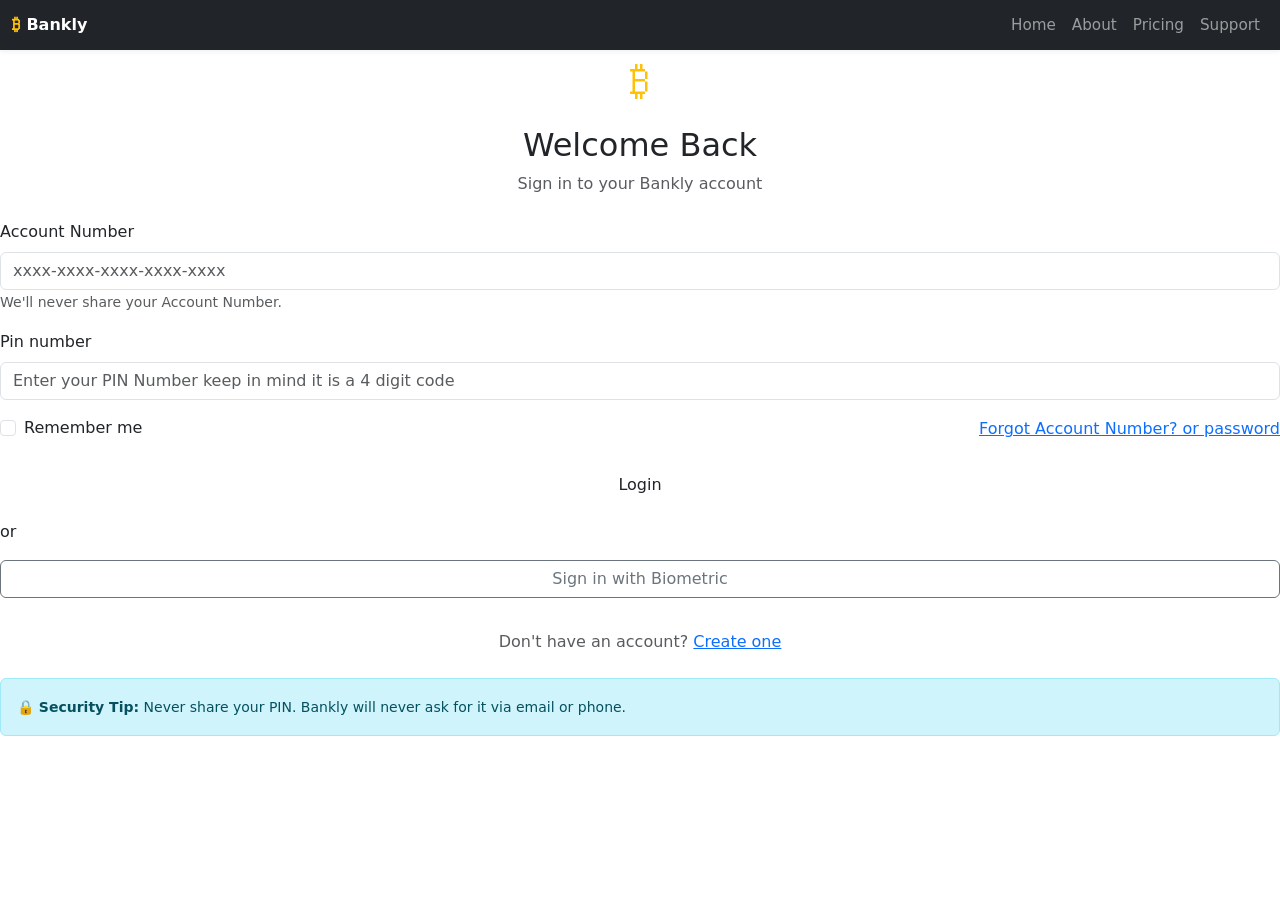
<file: bankly_login.html>
<!DOCTYPE html>
<html lang="en">
<head>
    <meta charset="UTF-8">
    <meta name="viewport" content="width=device-width, initial-scale=1.0">
    <title>Bankly — Secure Login</title>
    <!-- Project CSS -->
    <link rel="stylesheet" href="bankLY home page.css">
    <!-- Bootstrap 5 CSS -->
    <link href="https://cdn.jsdelivr.net/npm/bootstrap@5.3.2/dist/css/bootstrap.min.css" rel="stylesheet">
</head>
<body>

    <!-- Slim Bootstrap Navbar -->
    <nav class="navbar navbar-expand-lg navbar-dark bg-dark slim-navbar">
        <div class="container-fluid">
            <a class="navbar-brand" href="#">
                <span class="brand-icon" style="color: #ffc107;">₿</span>
                <span class="brand-text">Bankly</span>
            </a>

            <button class="navbar-toggler" type="button" data-bs-toggle="collapse" data-bs-target="#navbarLogin"
                    aria-controls="navbarLogin" aria-expanded="false" aria-label="Toggle navigation">
                <span class="navbar-toggler-icon"></span>
            </button>

            <div class="collapse navbar-collapse" id="navbarLogin">
                <ul class="navbar-nav ms-auto align-items-lg-center">
                    <li class="nav-item">
                        <a class="nav-link" href="bankly_navbar.html">Home</a>
                    </li>
                    <li class="nav-item">
                        <a class="nav-link" href="#about">About</a>
                    </li>
                    <li class="nav-item">
                        <a class="nav-link" href="bankly_navbar.html">Pricing</a>
                    </li>
                    <li class="nav-item">
                        <a class="nav-link" href="#support">Support</a>
                    </li>
                </ul>
            </div>
        </div>
    </nav>

    <!-- Login Container -->
    <div class="login-wrapper">
        <div class="login-container">
            <div class="login-box">
                <!-- Header -->
                <div class="login-header text-center mb-4">
                    <div class="login-icon mb-3">
                        <span style="font-size: 2.5rem; color: #ffc107;">₿</span>
                    </div>
                    <h2 class="login-title">Welcome Back</h2>
                    <p class="text-muted login-subtitle">Sign in to your Bankly account</p>
                </div>

                <!-- Login Form -->
                <form class="login-form" id="loginForm">
                    <!-- Email Field -->
                    <div class="mb-3">
                        <label for="email" class="form-label">Account Number</label>
                        <input type="email" class="form-control login-input" id="email" placeholder="xxxx-xxxx-xxxx-xxxx-xxxx" required>
                        <small class="form-text text-muted">We'll never share your Account Number.</small>
                    </div>

                    <!-- Password Field -->
                    <div class="mb-3">
                        <label for="password" class="form-label">Pin number</label>
                        <input type="password" class="form-control login-input" id="password" placeholder="Enter your PIN Number keep in mind it is a 4 digit code " required>
                    </div>

                    <!-- Remember Me & Forgot Password -->
                    <div class="d-flex justify-content-between align-items-center mb-4">
                        <div class="form-check">
                            <input class="form-check-input" type="checkbox" id="rememberMe">
                            <label class="form-check-label" for="rememberMe">
                                Remember me
                            </label>
                        </div>
                        <a href="#forgot" class="link-forgot">Forgot Account Number? or password</a>
                    </div>

                    <!-- Login Button -->
                    <button type="submit" class="btn btn-login btn-block w-100 mb-3">Login</button>

                    <!-- Divider -->
                    <div class="divider mb-3">
                        <span>or</span>
                    </div>

                    <!-- Alternative Login Options -->
                    <button type="button" class="btn btn-outline-secondary w-100 mb-2">
                        <span>Sign in with Biometric</span>
                    </button>
                </form>

                <!-- Sign Up Link -->
                <div class="text-center mt-4">
                    <p class="text-muted">Don't have an account? <a href="#signup" class="link-signup">Create one</a></p>
                </div>

                <!-- Security Note -->
                <div class="alert alert-info alert-sm mt-4" role="alert">
                    <small><strong>🔒 Security Tip:</strong> Never share your PIN. Bankly will never ask for it via email or phone.</small>
                </div>
            </div>
        </div>
    </div>

    <!-- Bootstrap JS Bundle -->
    <script src="https://cdn.jsdelivr.net/npm/bootstrap@5.3.2/dist/js/bootstrap.bundle.min.js"></script>
    <script>
        // Simple form submission handler
        document.getElementById('loginForm').addEventListener('submit', function(e) {
            e.preventDefault();
            const email = document.getElementById('email').value;
            const password = document.getElementById('password').value;
            
            if (email && password) {
                alert(`Login attempt for: ${email}\n\nIn a real application, this would authenticate with a backend server.`);
                // In production, send credentials securely to backend via HTTPS
            }
        });
    </script>
</body>
</html>
</file>
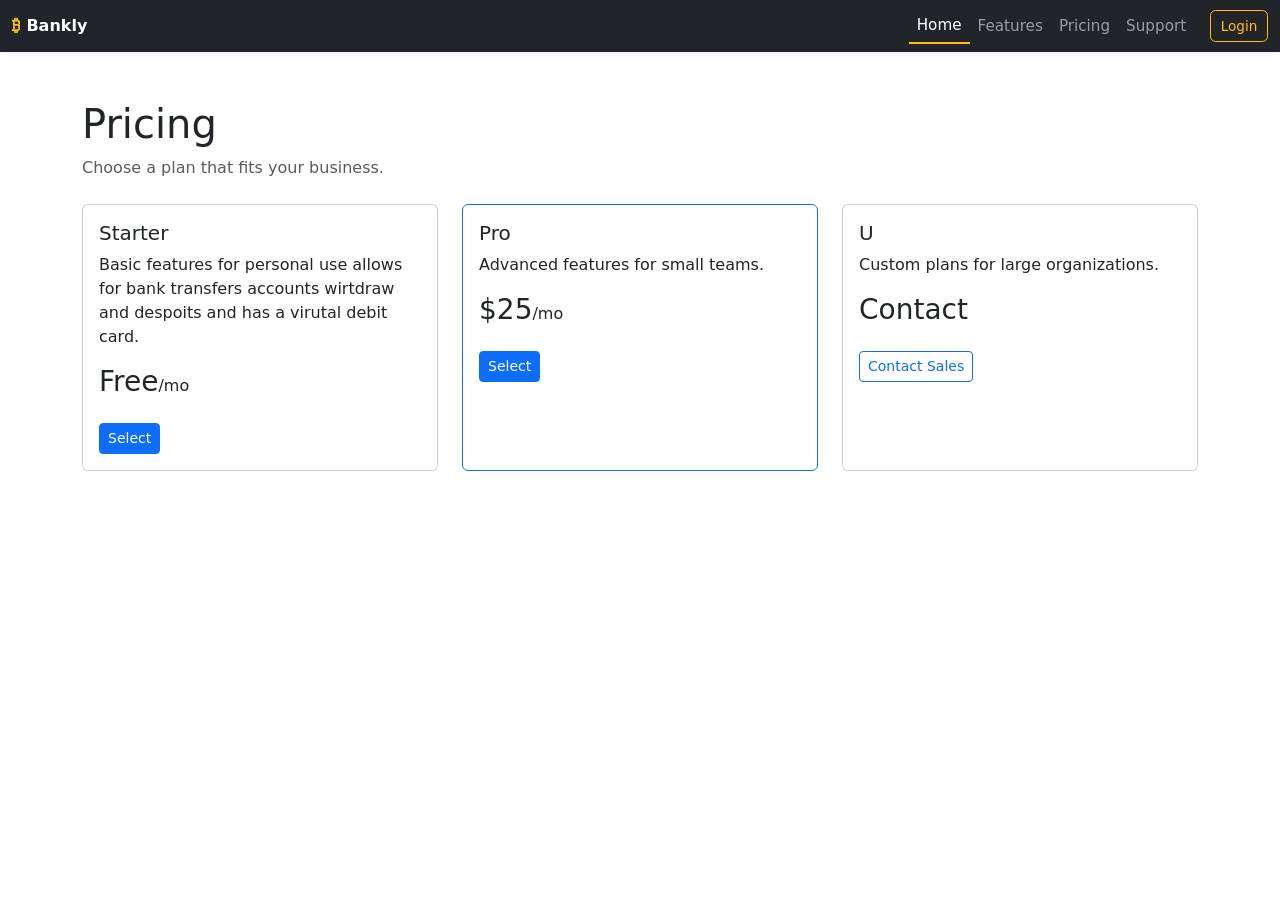
<file: bankly_pricing.html>
<!DOCTYPE html>
<html lang="en">
<head>
    <meta charset="UTF-8">
    <meta name="viewport" content="width=device-width, initial-scale=1.0">
    <title>Bankly — Pricing</title>
    <!-- Project CSS -->
    <link rel="stylesheet" href="bankLY home page.css">
    <!-- Bootstrap 5 CSS -->
    <link href="https://cdn.jsdelivr.net/npm/bootstrap@5.3.2/dist/css/bootstrap.min.css" rel="stylesheet">
</head>
<body>

    <!-- Slim Bootstrap Navbar (similar to existing navbar but more compact) -->
    <nav class="navbar navbar-expand-lg navbar-dark bg-dark slim-navbar">
        <div class="container-fluid">
            <a class="navbar-brand" href="#">
                <span class="brand-icon" style="color: #ffc107;">₿</span>
                <span class="brand-text">Bankly</span>
            </a>

            <button class="navbar-toggler" type="button" data-bs-toggle="collapse" data-bs-target="#navbarSlim"
                    aria-controls="navbarSlim" aria-expanded="false" aria-label="Toggle navigation">
                <span class="navbar-toggler-icon"></span>
            </button>

            <div class="collapse navbar-collapse" id="navbarSlim">
                <ul class="navbar-nav ms-auto align-items-lg-center">
                    <li class="nav-item">
                        <a class="nav-link active" aria-current="page" href="bankly_navbar.html">Home</a>
                    </li>
                    <li class="nav-item">
                        <a class="nav-link" href="#features">Features</a>
                    </li>
                    <li class="nav-item">
                        <a class="nav-link" href="Bankly_Pricing.html">Pricing</a>
                    </li>
                    <li class="nav-item">
                        <a class="nav-link" href="#support">Support</a>
                    </li>
                    <li class="nav-item">
                        <a class="btn btn-sm btn-outline-warning ms-3 btn-sm-login" href="#login">Login</a>
                    </li>
                </ul>
            </div>
        </div>
    </nav>

    <main class="container py-5">
        <header class="mb-4">
            <h1 id="pricing">Pricing</h1>
            <p class="text-muted">Choose a plan that fits your business.</p>
        </header>

        <!-- Placeholder pricing cards -->
        <div class="row gy-3">
            <div class="col-md-4">
                <div class="card h-100">
                    <div class="card-body">
                        <h5 class="card-title">Starter</h5>
                        <p class="card-text">Basic features for personal use allows for bank transfers accounts wirtdraw and despoits and has a virutal debit card.</p>
                        <p class="h3">Free<span class="fs-6">/mo</span></p>
                        <a href="#" class="btn btn-primary btn-sm mt-3">Select</a>
                    </div>
                </div>
            </div>
            <div class="col-md-4">
                <div class="card h-100 border-primary">
                    <div class="card-body">
                        <h5 class="card-title">Pro</h5>
                        <p class="card-text">Advanced features for small teams.</p>
                        <p class="h3">$25<span class="fs-6">/mo</span></p>
                        <a href="#" class="btn btn-primary btn-sm mt-3">Select</a>
                    </div>
                </div>
            </div>
            <div class="col-md-4">
                <div class="card h-100">
                    <div class="card-body">
                        <h5 class="card-title">U</h5>
                        <p class="card-text">Custom plans for large organizations.</p>
                        <p class="h3">Contact</p>
                        <a href="#" class="btn btn-outline-primary btn-sm mt-3">Contact Sales</a>
                    </div>
                </div>
            </div>
        </div>
    </main>

    <!-- Bootstrap JS Bundle -->
    <script src="https://cdn.jsdelivr.net/npm/bootstrap@5.3.2/dist/js/bootstrap.bundle.min.js"></script>
</body>
</html>
</file>
<file: bankLY home page.css>
/* Slim navbar styles to make the navbar compact and similar to existing design */
.slim-navbar {
	padding: 0.35rem 1rem;
	box-shadow: 0 1px 6px rgba(0, 0, 0, 0.08);
}

.slim-navbar .navbar-brand {
	font-weight: 700;
	font-size: 1rem;
	padding: 0;
	display: flex;
	align-items: center;
	gap: 0.4rem;
}

.slim-navbar .nav-link {
	padding: 0.35rem 0.45rem;
	font-weight: 500;
	font-size: 0.95rem;
}

.slim-navbar .btn-sm-login {
	padding: 0.28rem 0.6rem;
	font-size: 0.85rem;
	border-radius: 0.35rem;
}

/* Active link underline */
.slim-navbar .nav-link.active {
	border-bottom: 2px solid #ffc107;
}

@media (min-width: 992px) {
	.slim-navbar {
		min-height: 48px;
	}
}

/* Small helper for brand icon */
.brand-icon {
	font-size: 1.05rem;
}

/* Keep page body comfortable */
body {
	font-family: -apple-system, BlinkMacSystemFont, "Segoe UI", Roboto, "Helvetica Neue", Arial;
	color: #222;
}
</file>
